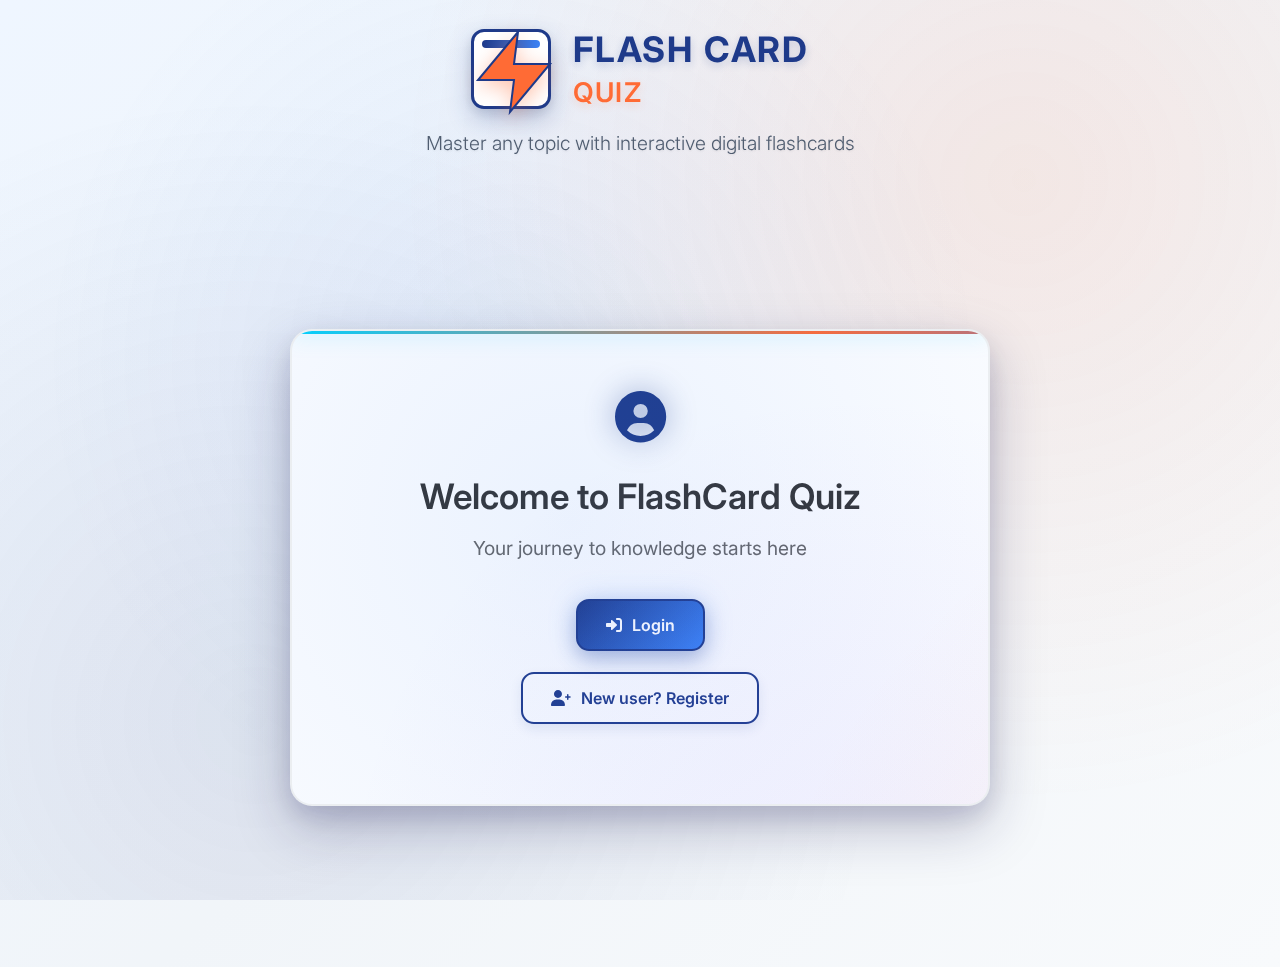
<file: index.html>
<!DOCTYPE html>
<html lang="en">
<head>
    <meta charset="UTF-8">
    <meta name="viewport" content="width=device-width, initial-scale=1.0">
    <title>Flashcard Quiz Game</title>
    <link rel="stylesheet" href="styles.css">
    <link href="https://fonts.googleapis.com/css2?family=Inter:wght@300;400;500;600;700&display=swap" rel="stylesheet">
    <link rel="stylesheet" href="https://cdnjs.cloudflare.com/ajax/libs/font-awesome/6.0.0/css/all.min.css">
</head>
<body>
    <div class="container">
        <header class="header">
            <div class="logo-container">
                <div class="logo">
                    <div class="flashcard-outline">
                        <div class="flashcard-header"></div>
                        <div class="lightning-bolt">
                            <svg viewBox="0 0 24 24" fill="none" xmlns="http://www.w3.org/2000/svg">
                                <path d="M13 2L3 14h9l-1 8 10-12h-9l1-8z" fill="#FF6B35" stroke="#1E3A8A" stroke-width="0.5"/>
                            </svg>
                        </div>
                    </div>
                </div>
                <div class="brand-text">
                    <h1>FLASH CARD</h1>
                    <h2>QUIZ</h2>
                </div>
            </div>
            <p class="tagline">Master any topic with interactive digital flashcards</p>
        </header>

        <main class="main-content">
            <!-- Login Screen -->
            <div id="login-screen" class="screen active">
                <div class="welcome-content">
                    <div class="welcome-card">
                        <div class="welcome-header">
                            <div class="welcome-icon">
                                <i class="fas fa-user-circle"></i>
                            </div>
                            <h2>Welcome to FlashCard Quiz</h2>
                            <p>Your journey to knowledge starts here</p>
                        </div>

                        <div id="login-choice-buttons" class="welcome-buttons" style="margin-bottom:1rem; display:flex; flex-direction:column; align-items:center; justify-content:center; gap:0.75rem;">
                            <button class="btn btn-primary" onclick="showLoginForm()">
                                <i class="fas fa-sign-in-alt"></i> Login
                            </button>
                            <button class="btn btn-outline" onclick="showRegisterForm()">
                                <i class="fas fa-user-plus"></i> New user? Register
                            </button>
                        </div>

                        <div class="forms-grid" style="display:none;">
                            <div class="deck-form" id="login-form" style="display:none;">
                                <h3 style="margin-bottom:10px;">Login</h3>
                                <div class="form-group">
                                    <label for="login-username">Username:</label>
                                    <input type="text" id="login-username" placeholder="Enter your username" autocomplete="off">
                                </div>
                                <div class="form-group">
                                    <label for="login-password">Password:</label>
                                    <input type="password" id="login-password" placeholder="Enter your password" autocomplete="off">
                                </div>
                                <p id="login-error" class="form-error" style="display:none;"></p>
                                <div class="welcome-buttons" style="margin-top:0.5rem; display:flex; gap:0.5rem; justify-content:center;">
                                    <button class="btn btn-secondary" onclick="backToLoginChoice()">
                                        <i class="fas fa-arrow-left"></i> Back
                                    </button>
                                    <button class="btn btn-primary" onclick="handleLogin()">
                                        <i class="fas fa-sign-in-alt"></i> Login
                                    </button>
                                </div>
                                <div class="welcome-buttons" style="margin-top:0.5rem; justify-content:center;">
                                    <button class="btn btn-outline" onclick="showResetForm()">
                                        <i class="fas fa-key"></i> Forgot password?
                                    </button>
                                </div>
                            </div>

                            <div class="deck-form" id="reset-form" style="display:none;">
                                <h3 style="margin-bottom:10px;">Reset Password</h3>
                                <div class="form-group">
                                    <label for="reset-username">Username:</label>
                                    <input type="text" id="reset-username" placeholder="Enter your username" autocomplete="off">
                                </div>
                                <div class="form-group">
                                    <label for="reset-password">New Password:</label>
                                    <input type="password" id="reset-password" placeholder="Enter a new password" autocomplete="off">
                                </div>
                                <div class="form-group">
                                    <label for="reset-confirm">Confirm New Password:</label>
                                    <input type="password" id="reset-confirm" placeholder="Re-enter new password" autocomplete="off">
                                </div>
                                <p id="reset-error" class="form-error" style="display:none;"></p>
                                <div class="welcome-buttons" style="margin-top:0.5rem; display:flex; gap:0.5rem; justify-content:center;">
                                    <button class="btn btn-secondary" onclick="backToLoginChoice()">
                                        <i class="fas fa-arrow-left"></i> Back
                                    </button>
                                    <button class="btn btn-outline" onclick="handleResetRequest()">
                                        <i class="fas fa-paper-plane"></i> Submit Reset Request
                                    </button>
                                </div>
                            </div>

                            <div class="deck-form" id="register-form" style="display:none;">
                                <h3 style="margin-bottom:10px;">New user registration</h3>
                                <div class="form-group">
                                    <label for="reg-username">Username:</label>
                                    <input type="text" id="reg-username" placeholder="Create a username" autocomplete="off">
                                </div>
                                <div class="form-group">
                                    <label for="reg-password">Password:</label>
                                    <input type="password" id="reg-password" placeholder="Create a password" autocomplete="off">
                                </div>
                                <div class="form-group">
                                    <label for="reg-confirm">Confirm Password:</label>
                                    <input type="password" id="reg-confirm" placeholder="Re-enter your password" autocomplete="off">
                                </div>
                                <p id="register-error" class="form-error" style="display:none;"></p>
                                <div class="welcome-buttons" style="margin-top:0.5rem; display:flex; gap:0.5rem; justify-content:center;">
                                    <button class="btn btn-secondary" onclick="backToLoginChoice()">
                                        <i class="fas fa-arrow-left"></i> Back
                                    </button>
                                    <button class="btn btn-outline" onclick="handleRegisterRequest()">
                                        <i class="fas fa-paper-plane"></i> Submit Request
                                    </button>
                                </div>
                            </div>
                        </div>
                    </div>
                </div>
            </div>

            <!-- Welcome Screen -->
            <div id="welcome-screen" class="screen">
                <div class="welcome-content">
                    <div class="welcome-card">
                        <h2>Welcome to Flashcard Quiz!</h2>
                        <p id="user-greeting" style="display:none; font-weight:600;">Welcome, <span id="user-greeting-name"></span>!</p>
                        <p>Create your own flashcards or choose from available decks to start studying.</p>
                        
                        <div class="deck-selection">
                            <h3>Available Decks</h3>
                            <div class="deck-list" id="deck-list">
                                <div class="deck-item sample-deck" onclick="loadSampleDeck()">
                                    <div class="deck-info">
                                        <h4><i class="fas fa-star"></i> Sample Deck</h4>
                                        <p>Study the provided passage about Elon Musk</p>
                                    </div>
                                    <button class="btn btn-secondary">
                                        <i class="fas fa-play"></i> Study
                                    </button>
                                </div>
                                <div class="deck-item" onclick="loadPrebuiltDeck('gk')">
                                    <div class="deck-info">
                                        <h4><i class="fas fa-globe"></i> General Knowledge</h4>
                                        <p>Prebuilt multiple-choice questions across various topics</p>
                                    </div>
                                    <button class="btn btn-secondary">
                                        <i class="fas fa-play"></i> Study
                                    </button>
                                </div>
                                <div class="deck-item" onclick="loadPrebuiltDeck('ai')">
                                    <div class="deck-info">
                                        <h4><i class="fas fa-robot"></i> Artificial Intelligence</h4>
                                        <p>Prebuilt MCQs on AI fundamentals and concepts</p>
                                    </div>
                                    <button class="btn btn-secondary">
                                        <i class="fas fa-play"></i> Study
                                    </button>
                                </div>
                                <!-- Saved decks will be loaded here -->
                            </div>
                        </div>
                        
                        <div class="welcome-buttons">
                            <button class="btn btn-primary" onclick="showScreen('create-screen')">
                                <i class="fas fa-plus"></i> Create New Deck
                            </button>
                            <button class="btn btn-secondary" onclick="handleLogout()">
                                <i class="fas fa-sign-out-alt"></i> Logout
                            </button>
                        </div>
                    </div>
                </div>
            </div>

            <!-- Login History Screen -->
            <div id="history-screen" class="screen">
                <div class="welcome-content">
                    <div class="welcome-card">
                        <h2><i class="fas fa-history"></i> Login History</h2>
                        <p>Recent login entries are listed below.</p>
                        <div id="login-history-list"></div>
                        <div class="welcome-buttons" style="margin-top:1rem;">
                            <button class="btn btn-secondary" onclick="showScreen('welcome-screen')">
                                <i class="fas fa-arrow-left"></i> Back
                            </button>
                            <button class="btn btn-outline" onclick="clearLoginHistory()">
                                <i class="fas fa-trash"></i> Clear History
                            </button>
                        </div>
                    </div>
                </div>
            </div>

            <!-- User Requests Screen -->
            <div id="requests-screen" class="screen">
                <div class="welcome-content">
                    <div class="welcome-card">
                        <h2><i class="fas fa-user-check"></i> Registration Requests</h2>
                        <p>Approve or reject new user registrations.</p>
                        <div id="requests-list"></div>
                        <div class="welcome-buttons" style="margin-top:1rem;">
                            <button class="btn btn-secondary" onclick="showScreen('welcome-screen')">
                                <i class="fas fa-arrow-left"></i> Back
                            </button>
                            <button class="btn btn-outline" onclick="clearRequests()">
                                <i class="fas fa-trash"></i> Clear All Requests
                            </button>
                        </div>
                    </div>
                </div>
            </div>

            <!-- Create Flashcard Screen -->
            <div id="create-screen" class="screen">
                <div class="create-content">
                    <h2><i class="fas fa-edit"></i> Create Your Flashcard Deck</h2>
                    <div class="deck-form">
                        <div class="form-group">
                            <label for="deck-title">Deck Title:</label>
                            <input type="text" id="deck-title" placeholder="Enter deck title (e.g., 'Math Formulas')" required>
                        </div>
                        <div class="form-group">
                            <label for="deck-description">Description:</label>
                            <textarea id="deck-description" placeholder="Describe your deck (optional)"></textarea>
                        </div>
                    </div>
                    
                    <div class="flashcards-container">
                        <h3>Flashcards</h3>
                        <div id="flashcards-list"></div>
                        <button class="btn btn-outline" onclick="addFlashcard()">
                            <i class="fas fa-plus"></i> Add Flashcard
                        </button>
                    </div>

                    <div class="action-buttons">
                        <button class="btn btn-secondary" onclick="showScreen('welcome-screen')">
                            <i class="fas fa-arrow-left"></i> Back
                        </button>
                        <button class="btn btn-primary" onclick="saveDeck()">
                            <i class="fas fa-save"></i> Save Deck
                        </button>
                    </div>
                </div>
            </div>

            <!-- Study Screen -->
            <div id="study-screen" class="screen">
                <div class="study-content">
                    <div class="study-header">
                        <h2 id="study-deck-title">Studying: <span id="current-deck-name"></span></h2>
                        <div class="progress-info">
                            <span id="progress-text">Card 1 of 5</span>
                            <div class="progress-bar">
                                <div id="progress-fill" class="progress-fill"></div>
                            </div>
                        </div>
                    </div>

                    <div class="flashcard-container">
                        <div class="flashcard" id="current-card">
                            <div class="card-front">
                                <h3 id="card-question">Question goes here</h3>
                            </div>
                            <div class="card-back hidden">
                                <h3 id="card-answer">Answer goes here</h3>
                            </div>
                        </div>
                    </div>

                    <!-- Removed study-controls (Previous/Next) -->

                    <div class="study-actions">
                        <button class="btn btn-outline" onclick="showScreen('welcome-screen')">
                            <i class="fas fa-home"></i> Back to Home
                        </button>
                        <button class="btn btn-primary" onclick="startQuiz()">
                            <i class="fas fa-question-circle"></i> Start Quiz
                        </button>
                    </div>
                </div>
            </div>

            <!-- Quiz Screen -->
            <div id="quiz-screen" class="screen">
                <div class="quiz-content">
                    <div class="quiz-header">
                        <h2>Quiz Mode</h2>
                        <div class="quiz-info">
                            <span id="quiz-progress">Question 1 of 5</span>
                            <span id="quiz-score">Score: 0/0</span>
                        </div>
                    </div>

                    <div class="quiz-question">
                        <h3 id="quiz-question-text">Question goes here</h3>
                        <div class="quiz-options" id="quiz-options">
                            <!-- Options will be generated here -->
                        </div>
                    </div>

                    <div class="quiz-feedback hidden" id="quiz-feedback">
                        <div class="feedback-content">
                            <i class="feedback-icon" id="feedback-icon"></i>
                            <h4 id="feedback-text">Correct!</h4>
                            <p id="feedback-explanation">Great job!</p>
                        </div>
                    </div>

                    <div class="quiz-controls">
                        <button class="btn btn-secondary" onclick="showScreen('study-screen')">
                            <i class="fas fa-arrow-left"></i> Back to Study
                        </button>
                        <button class="btn btn-primary hidden" id="next-question-btn" onclick="nextQuestion()">
                            Next Question <i class="fas fa-chevron-right"></i>
                        </button>
                        <button class="btn btn-success hidden" id="finish-quiz-btn" onclick="finishQuiz()">
                            <i class="fas fa-trophy"></i> Finish Quiz
                        </button>
                    </div>
                </div>
            </div>

            <!-- Results Screen -->
            <div id="results-screen" class="screen">
                <div class="results-content">
                    <div class="results-card">
                        <div class="results-header">
                            <i class="fas fa-trophy results-icon"></i>
                            <h2>Quiz Complete!</h2>
                        </div>
                        <div class="results-stats">
                            <div class="stat">
                                <span class="stat-label">Score</span>
                                <span class="stat-value" id="final-score">8/10</span>
                            </div>
                            <div class="stat">
                                <span class="stat-label">Percentage</span>
                                <span class="stat-value" id="final-percentage">80%</span>
                            </div>
                            <div class="stat">
                                <span class="stat-label">Time</span>
                                <span class="stat-value" id="final-time">2:30</span>
                            </div>
                        </div>
                        <div class="results-message" id="results-message">
                            Great job! You're making excellent progress.
                        </div>
                        <div class="results-actions">
                            <button class="btn btn-secondary" onclick="showScreen('study-screen')">
                                <i class="fas fa-redo"></i> Study Again
                            </button>
                            <button class="btn btn-primary" onclick="showScreen('welcome-screen')">
                                <i class="fas fa-home"></i> Back to Home
                            </button>
                        </div>
                    </div>
                </div>
            </div>
        </main>
    </div>

    <script src="script.js"></script>
</body>
</html>
</file>
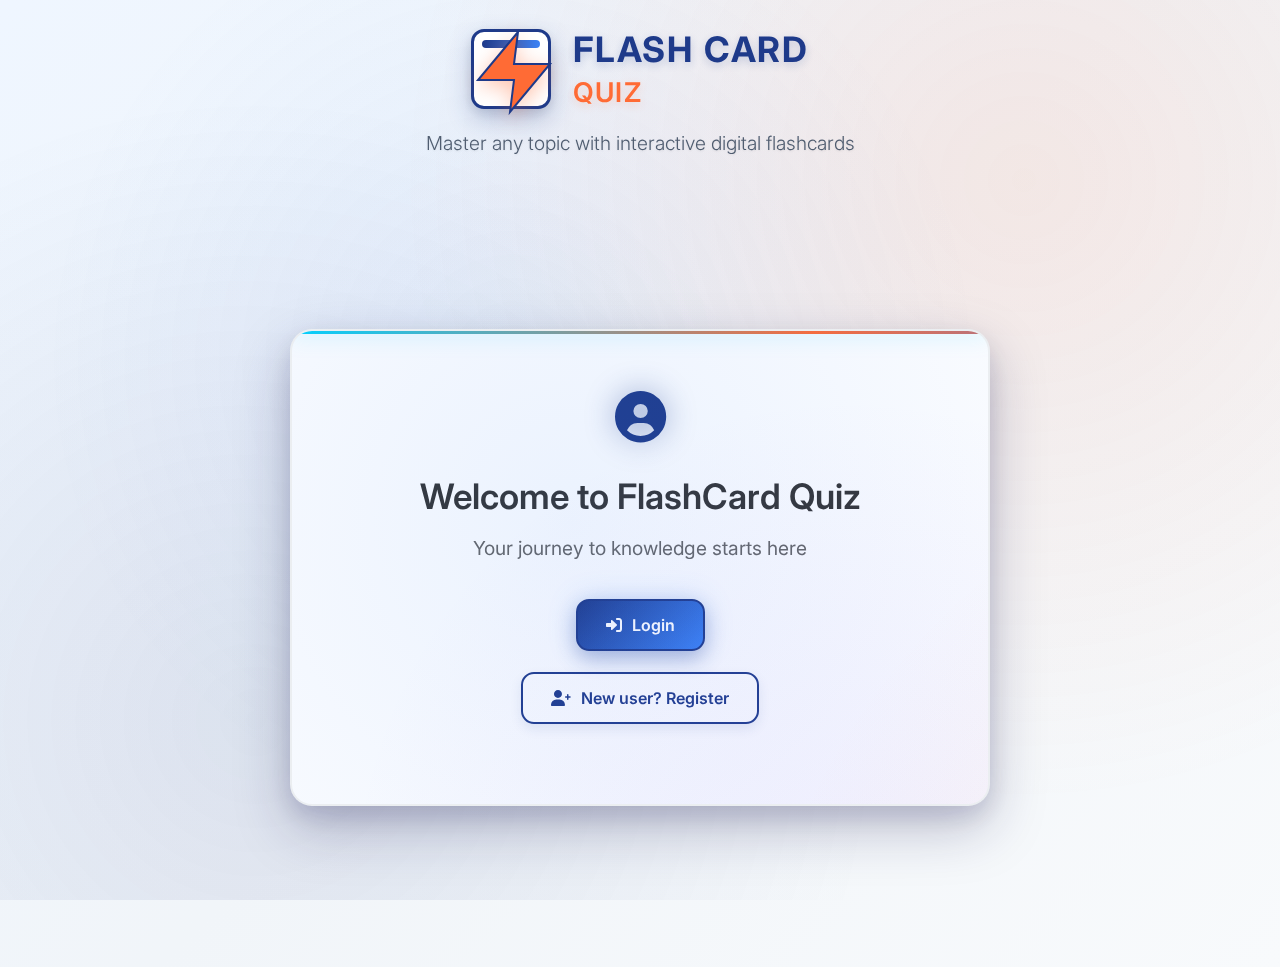
<file: active.html>
<!DOCTYPE html>
<html lang="en">
<head>
    <meta charset="UTF-8">
    <meta name="viewport" content="width=device-width, initial-scale=1.0">
    <title>Active Users</title>
    <link rel="stylesheet" href="styles.css">
    <link href="https://fonts.googleapis.com/css2?family=Inter:wght@300;400;500;600;700&display=swap" rel="stylesheet">
    <link rel="stylesheet" href="https://cdnjs.cloudflare.com/ajax/libs/font-awesome/6.0.0/css/all.min.css">
</head>
<body>
    <div class="container">
        <header class="header">
            <h1><i class="fas fa-users"></i> Active Users</h1>
            <p>Users recently active in the last 5 minutes</p>
        </header>
        <main class="main-content">
            <div class="welcome-content">
                <div class="welcome-card" style="max-width:800px;">
                    <div id="active-list">Loading...</div>
                    <div class="welcome-buttons" style="margin-top:1rem; display:flex; gap:0.5rem;">
                        <button class="btn btn-outline" id="refresh-btn"><i class="fas fa-sync"></i> Refresh</button>
                    </div>
                </div>
            </div>
        </main>
    </div>
    <script>
    (function(){
        const ADMIN_PIN = '1234';
        const pin = (prompt('Enter admin PIN:') || '').trim();
        if (pin !== ADMIN_PIN) {
            alert('Incorrect PIN');
            window.location.href = 'index.html';
            return;
        }
        const listEl = document.getElementById('active-list');
        function getActive(){ try { return JSON.parse(localStorage.getItem('fc_active_users')||'{}'); } catch { return {}; } }
        function render(){
            const map = getActive();
            const now = Date.now();
            const entries = Object.keys(map).filter(name => (now - (map[name]?.lastSeen||0)) <= 5*60*1000)
                .map(name => ({ name, ts: map[name].lastSeen }));
            if (!entries.length){ listEl.innerHTML = '<p>No active users right now.</p>'; return; }
            listEl.innerHTML = entries.map(e => {
                const t = new Date(e.ts).toLocaleString();
                return `<div class=\"deck-item\"><div class=\"deck-info\"><h4>${e.name}</h4><p>Last seen: ${t}</p></div><div class=\"deck-actions\"><button class=\"btn btn-danger\" data-del=\"${e.name}\"><i class=\"fas fa-user-slash\"></i> Remove</button></div></div>`;
            }).join('');
        }
        listEl.addEventListener('click', function(e){
            const del = e.target.closest('[data-del]')?.getAttribute('data-del');
            if (!del) return;
            if (!confirm(`Remove user \"${del}\" from system?`)) return;
            try {
                const USERS_KEY = 'fc_users_map';
                const users = JSON.parse(localStorage.getItem(USERS_KEY)||'{}');
                delete users[del];
                localStorage.setItem(USERS_KEY, JSON.stringify(users));
                const ACTIVE_KEY = 'fc_active_users';
                const act = JSON.parse(localStorage.getItem(ACTIVE_KEY)||'{}');
                delete act[del];
                localStorage.setItem(ACTIVE_KEY, JSON.stringify(act));
                alert('User removed.');
                render();
            } catch {}
        });
        document.getElementById('refresh-btn').onclick = render;
        render();
    })();
    </script>
</body>
</html>
</file>
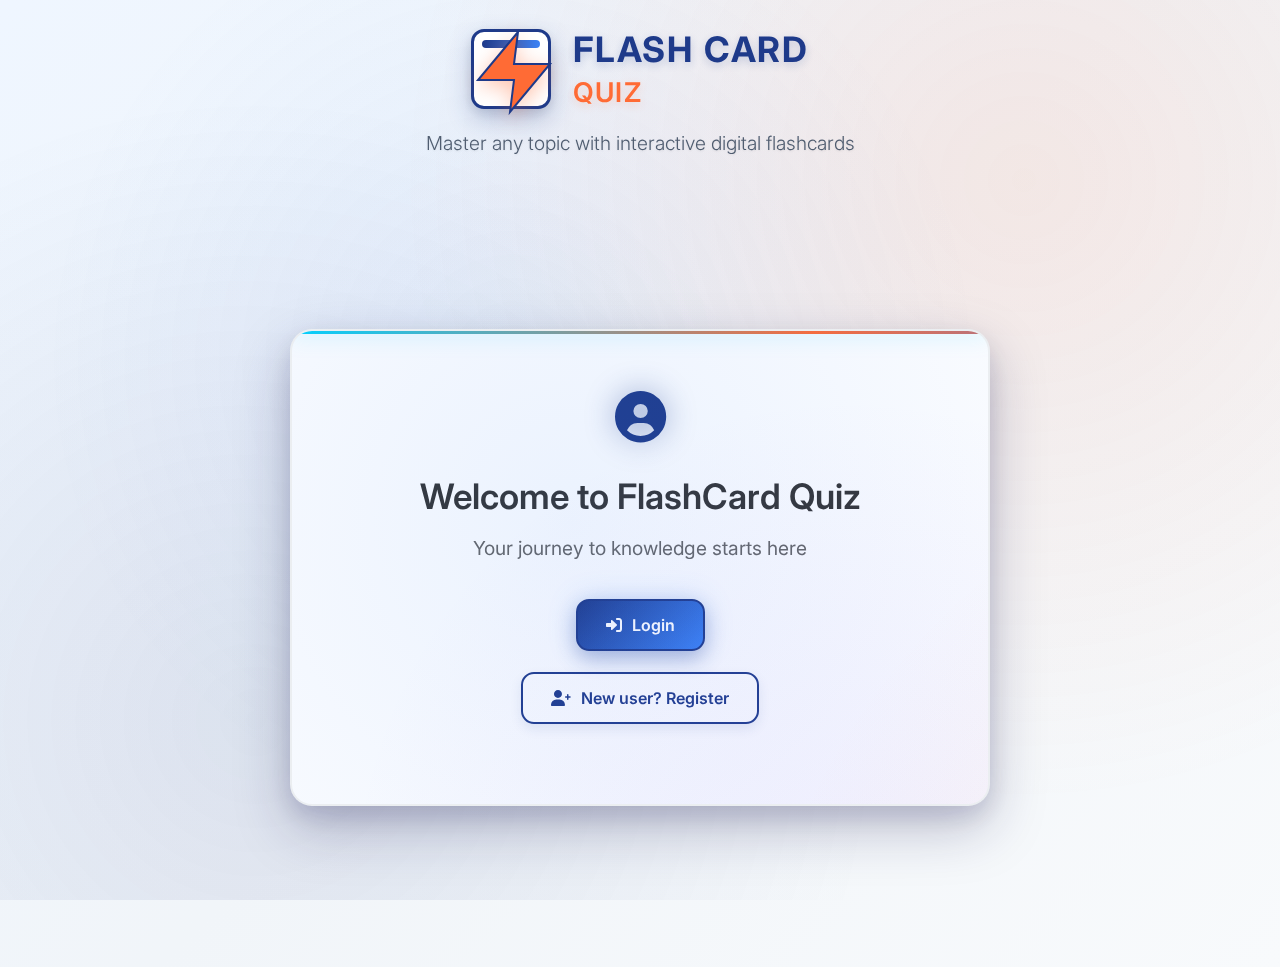
<file: history.html>
<!DOCTYPE html>
<html lang="en">
<head>
    <meta charset="UTF-8">
    <meta name="viewport" content="width=device-width, initial-scale=1.0">
    <title>Login History</title>
    <link rel="stylesheet" href="styles.css">
    <link href="https://fonts.googleapis.com/css2?family=Inter:wght@300;400;500;600;700&display=swap" rel="stylesheet">
    <link rel="stylesheet" href="https://cdnjs.cloudflare.com/ajax/libs/font-awesome/6.0.0/css/all.min.css">
</head>
<body>
    <div class="container">
        <header class="header">
            <h1><i class="fas fa-history"></i> Login History</h1>
            <p>Recent login activity</p>
        </header>
        <main class="main-content">
            <div class="welcome-content">
                <div class="welcome-card" style="max-width:800px;">
                    <div id="login-history-list">Loading...</div>
                    <div class="welcome-buttons" style="margin-top:1rem; display:flex; gap:0.5rem;">
                        <button class="btn btn-outline" id="clear-btn"><i class="fas fa-trash"></i> Clear History</button>
                    </div>
                </div>
            </div>
        </main>
    </div>
    <script>
    (function(){
        const ADMIN_PIN = '1234';
        const pin = (prompt('Enter admin PIN:') || '').trim();
        if (pin !== ADMIN_PIN) {
            alert('Incorrect PIN');
            window.location.href = 'index.html';
            return;
        }
        const listEl = document.getElementById('login-history-list');
        function getHistory(){
            try { return JSON.parse(localStorage.getItem('fc_login_history')||'[]'); } catch { return []; }
        }
        function render(){
            const rows = getHistory();
            if (!rows.length){ listEl.innerHTML = '<p>No login entries yet.</p>'; return; }
            const html = rows.map(e => {
                const ts = new Date(e.ts).toLocaleString();
                const who = e.name || 'User';
                return `<div class=\"deck-item\"><div class=\"deck-info\"><h4>${who}</h4><p>${ts}</p></div><div class=\"deck-actions\"><button class=\"btn btn-danger\" data-del=\"${who}\"><i class=\"fas fa-user-slash\"></i> Remove User</button></div></div>`;
            }).join('');
            listEl.innerHTML = html;
        }
        listEl.addEventListener('click', function(e){
            const del = e.target.closest('[data-del]')?.getAttribute('data-del');
            if (!del) return;
            if (!confirm(`Remove user \"${del}\" from system?`)) return;
            try {
                const USERS_KEY = 'fc_users_map';
                const users = JSON.parse(localStorage.getItem(USERS_KEY)||'{}');
                delete users[del];
                localStorage.setItem(USERS_KEY, JSON.stringify(users));
                const ACTIVE_KEY = 'fc_active_users';
                const act = JSON.parse(localStorage.getItem(ACTIVE_KEY)||'{}');
                delete act[del];
                localStorage.setItem(ACTIVE_KEY, JSON.stringify(act));
                alert('User removed.');
            } catch {}
        });
        document.getElementById('clear-btn').onclick = function(){
            if (confirm('Clear all login history?')){
                localStorage.removeItem('fc_login_history');
                render();
            }
        };
        render();
    })();
    </script>
</body>
<script></script>
</html>
</file>
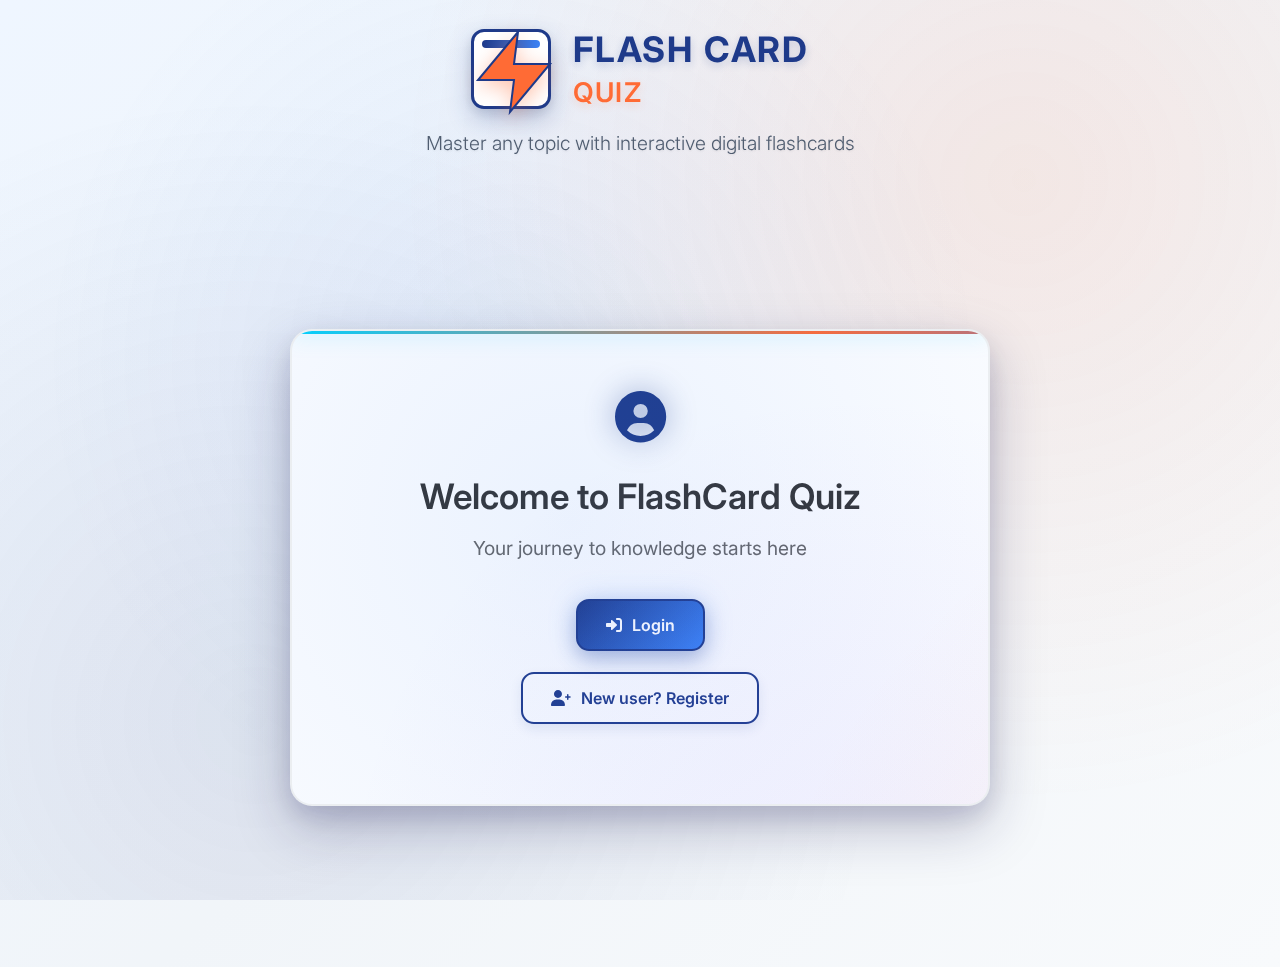
<file: requests.html>
<!DOCTYPE html>
<html lang="en">
<head>
    <meta charset="UTF-8">
    <meta name="viewport" content="width=device-width, initial-scale=1.0">
    <title>User Requests</title>
    <link rel="stylesheet" href="styles.css">
    <link href="https://fonts.googleapis.com/css2?family=Inter:wght@300;400;500;600;700&display=swap" rel="stylesheet">
    <link rel="stylesheet" href="https://cdnjs.cloudflare.com/ajax/libs/font-awesome/6.0.0/css/all.min.css">
</head>
<body>
    <div class="container">
        <header class="header">
            <h1><i class="fas fa-user-check"></i> Registration Requests</h1>
            <p>Approve or reject new user registrations</p>
        </header>
        <main class="main-content">
            <div class="welcome-content">
                <div class="welcome-card" style="max-width:800px;">
                    <div id="requests-list">Loading...</div>
                    <div class="welcome-buttons" style="margin-top:1rem; display:flex; gap:0.5rem;">
                        <button class="btn btn-outline" id="clear-btn"><i class="fas fa-trash"></i> Clear All Requests</button>
                    </div>
                </div>
            </div>
        </main>
    </div>
    <script>
    (function(){
        const ADMIN_PIN = '1234';
        const pin = (prompt('Enter admin PIN:') || '').trim();
        if (pin !== ADMIN_PIN) {
            alert('Incorrect PIN');
            window.location.href = 'index.html';
            return;
        }
        const REQ_KEY = 'fc_reg_requests';
        const USERS_KEY = 'fc_users_map';
        const listEl = document.getElementById('requests-list');
        function getRequests(){ try { return JSON.parse(localStorage.getItem(REQ_KEY)||'[]'); } catch { return []; } }
        function setRequests(v){ localStorage.setItem(REQ_KEY, JSON.stringify(v)); }
        function getUsers(){ try { return JSON.parse(localStorage.getItem(USERS_KEY)||'{}'); } catch { return {}; } }
        function setUsers(v){ localStorage.setItem(USERS_KEY, JSON.stringify(v)); }
        function render(){
            const rows = getRequests();
            if (!rows.length){ listEl.innerHTML = '<p>No pending requests.</p>'; return; }
            listEl.innerHTML = rows.map((r, idx) => {
                const ts = new Date(r.ts).toLocaleString();
                const kind = r.type === 'reset' ? 'Reset' : 'Register';
                return `<div class=\"deck-item\"><div class=\"deck-info\"><h4>${r.name}</h4><p>${ts} • ${kind}</p></div><div class=\"deck-actions\"><button class=\"btn btn-primary\" data-approve=${idx}><i class=\"fas fa-check\"></i> Approve</button><button class=\"btn btn-danger\" data-reject=${idx}><i class=\"fas fa-times\"></i> Reject</button></div></div>`;
            }).join('');
        }
        listEl.addEventListener('click', function(e){
            const approveIdx = e.target.closest('[data-approve]')?.getAttribute('data-approve');
            const rejectIdx = e.target.closest('[data-reject]')?.getAttribute('data-reject');
            if (approveIdx !== null && approveIdx !== undefined){
                const reqs = getRequests();
                const r = reqs[approveIdx];
                if (!r) return;
                const users = getUsers();
                if (r.type === 'reset') {
                    if (users[r.name]) { users[r.name].password = r.password; }
                } else {
                    if (!users[r.name]) users[r.name] = { password: r.password };
                }
                setUsers(users);
                reqs.splice(approveIdx,1);
                setRequests(reqs);
                render();
                alert(r.type === 'reset' ? 'Password reset approved.' : 'User registration approved.');
            }
            if (rejectIdx !== null && rejectIdx !== undefined){
                const reqs = getRequests();
                reqs.splice(rejectIdx,1);
                setRequests(reqs);
                render();
            }
        });
        document.getElementById('clear-btn').onclick = function(){
            if (confirm('Clear all requests?')){ localStorage.removeItem(REQ_KEY); render(); }
        };
        render();
    })();
    </script>
</body>
</html>
</file>
<file: styles.css>
/* Reset and Base Styles */
* {
    margin: 0;
    padding: 0;
    box-sizing: border-box;
}

body {
    font-family: 'Inter', sans-serif;
    background: linear-gradient(135deg, #EFF6FF 0%, #F1F5F9 50%, #F8FAFC 100%);
    min-height: 100vh;
    color: #333;
    line-height: 1.4;
    position: relative;
    overflow-x: hidden;
}

body::before {
    content: '';
    position: fixed;
    top: 0;
    left: 0;
    width: 100%;
    height: 100%;
    background: radial-gradient(circle at 20% 80%, rgba(30, 58, 138, 0.1) 0%, transparent 50%),
                radial-gradient(circle at 80% 20%, rgba(255, 107, 53, 0.1) 0%, transparent 50%),
                radial-gradient(circle at 40% 40%, rgba(59, 130, 246, 0.08) 0%, transparent 50%);
    pointer-events: none;
    z-index: -1;
}

.container {
    max-width: 1200px;
    margin: 0 auto;
    padding: 25px;
    min-height: 100vh;
    display: flex;
    flex-direction: column;
}

/* Header with Logo */
.header {
    text-align: center;
    margin-bottom: 35px;
    color: #1E3A8A;
}

.logo-container {
    display: flex;
    align-items: center;
    justify-content: center;
    gap: 22px;
    margin-bottom: 18px;
}

.logo {
    position: relative;
    width: 80px;
    height: 80px;
}

.flashcard-outline {
    position: relative;
    width: 100%;
    height: 100%;
    border: 3px solid #1E3A8A;
    border-radius: 13px;
    background: white;
    box-shadow: 0 10px 25px rgba(30, 58, 138, 0.25), 0 4px 12px rgba(0, 0, 0, 0.1);
}

.flashcard-header {
    position: absolute;
    top: 8px;
    left: 8px;
    right: 8px;
    height: 8px;
    background: linear-gradient(90deg, #1E3A8A, #3B82F6);
    border-radius: 4px;
}

.lightning-bolt {
    position: absolute;
    top: -8px;
    left: -8px;
    width: 96px;
    height: 96px;
    z-index: 2;
}

.lightning-bolt svg {
    width: 100%;
    height: 100%;
    filter: drop-shadow(0 5px 10px rgba(255, 107, 53, 0.4));
    animation: lightning-glow 2s ease-in-out infinite alternate;
}

@keyframes lightning-glow {
    0% { filter: drop-shadow(0 5px 10px rgba(255, 107, 53, 0.4)); }
    100% { filter: drop-shadow(0 5px 18px rgba(255, 107, 53, 0.6)); }
}

.brand-text {
    text-align: left;
}

.brand-text h1 {
    font-size: 2.2rem;
    font-weight: 700;
    color: #1E3A8A;
    margin: 0;
    text-shadow: 0 3px 8px rgba(30, 58, 138, 0.2);
    letter-spacing: 1.8px;
}

.brand-text h2 {
    font-size: 1.7rem;
    font-weight: 600;
    color: #FF6B35;
    margin: 0;
    text-shadow: 0 3px 8px rgba(255, 107, 53, 0.2);
    letter-spacing: 1.2px;
}

.tagline {
    font-size: 1.2rem;
    opacity: 0.95;
    font-weight: 300;
    color: #475569;
    text-shadow: 0 1px 3px rgba(0,0,0,0.1);
}

/* Main Content */
.main-content {
    flex: 1;
    display: flex;
    align-items: center;
    justify-content: center;
    min-height: calc(100vh - 150px);
}

/* Screen Management */
.screen {
    display: none;
    width: 100%;
    max-width: 900px;
    animation: fadeIn 0.3s ease-in-out;
}

.screen.active {
    display: block;
}

@keyframes fadeIn {
    from { opacity: 0; transform: translateY(22px); }
    to { opacity: 1; transform: translateY(0); }
}

/* Cards and Panels (medium-large theme with modern lighting effects) */
.welcome-card,
.create-content,
.study-content,
.quiz-content,
.results-card {
    background: white;
    border-radius: 20px;
    padding: 40px;
    box-shadow: 0 20px 40px rgba(0,0,0,0.1);
    border: 2px solid #e9ecef;
    position: relative;
    overflow: hidden;
    max-height: 88vh;
    overflow-y: auto;
}

/* Modern neon lighting effects */
.welcome-card::before,
.create-content::before,
.study-content::before,
.quiz-content::before,
.results-card::before {
    content: '';
    position: absolute;
    top: 0;
    left: 0;
    right: 0;
    height: 3px;
    background: linear-gradient(90deg, 
        #00d4ff 0%, 
        #ff6b35 25%, 
        #3b82f6 50%, 
        #8b5cf6 75%, 
        #00d4ff 100%);
    background-size: 300% 100%;
    animation: neonFlow 4s ease-in-out infinite;
    box-shadow: 0 0 20px rgba(0, 212, 255, 0.5);
}

@keyframes neonFlow {
    0% { background-position: 0% 50%; }
    50% { background-position: 100% 50%; }
    100% { background-position: 0% 50%; }
}

/* Particle glow effects */
.welcome-card::after,
.create-content::after,
.study-content::after,
.quiz-content::after,
.results-card::after {
    content: '';
    position: absolute;
    top: 0;
    left: 0;
    width: 100%;
    height: 100%;
    background: 
        radial-gradient(circle at 20% 20%, rgba(59, 130, 246, 0.1) 0%, transparent 50%),
        radial-gradient(circle at 80% 80%, rgba(255, 107, 53, 0.1) 0%, transparent 50%),
        radial-gradient(circle at 40% 60%, rgba(139, 92, 246, 0.08) 0%, transparent 50%);
    background-size: 200% 200%;
    animation: particleFloat 6s ease-in-out infinite;
    pointer-events: none;
    z-index: 1;
}

@keyframes particleFloat {
    0%, 100% { 
        background-position: 0% 0%;
        opacity: 0.3;
    }
    25% { 
        background-position: 100% 0%;
        opacity: 0.6;
    }
    50% { 
        background-position: 100% 100%;
        opacity: 0.4;
    }
    75% { 
        background-position: 0% 100%;
        opacity: 0.7;
    }
}

.welcome-content { 
    text-align: center; 
    position: relative;
    z-index: 2;
}

.welcome-header {
    margin-bottom: 30px;
}

.welcome-icon {
    font-size: 3.2rem;
    color: #1E3A8A;
    margin-bottom: 18px;
    animation: iconGlow 3s ease-in-out infinite;
    text-shadow: 0 0 30px rgba(30, 58, 138, 0.4);
}

@keyframes iconGlow {
    0%, 100% { 
        text-shadow: 0 0 30px rgba(30, 58, 138, 0.4);
        transform: scale(1);
    }
    50% { 
        text-shadow: 0 0 50px rgba(30, 58, 138, 0.8), 0 0 70px rgba(59, 130, 246, 0.6);
        transform: scale(1.05);
    }
}

.welcome-card h2 { 
    font-size: 2rem; 
    margin-bottom: 12px; 
    color: #1E3A8A;
    font-weight: 600;
}

.welcome-card p { 
    font-size: 1.2rem; 
    color: #6B7280; 
    margin-bottom: 30px; 
}

/* Buttons */
.btn {
    padding: 14px 28px;
    border: none;
    border-radius: 13px;
    font-size: 1rem;
    font-weight: 600;
    cursor: pointer;
    transition: all 0.3s ease;
    display: inline-flex;
    align-items: center;
    gap: 10px;
    text-decoration: none;
    font-family: inherit;
    position: relative;
    overflow: hidden;
}

.btn::before {
    content: '';
    position: absolute;
    top: 0;
    left: -100%;
    width: 100%;
    height: 100%;
    background: linear-gradient(90deg, transparent, rgba(255,255,255,0.3), transparent);
    transition: left 0.6s ease;
}

.btn:hover::before {
    left: 100%;
}

/* Modern button glow effects */
.btn::after {
    content: '';
    position: absolute;
    top: 0;
    left: 0;
    width: 100%;
    height: 100%;
    background: radial-gradient(circle at center, rgba(255,255,255,0.2) 0%, transparent 70%);
    opacity: 0;
    transition: opacity 0.3s ease;
    pointer-events: none;
}

.btn:hover::after {
    opacity: 1;
}

.btn-primary { 
    background: linear-gradient(135deg, #1E3A8A 0%, #3B82F6 100%); 
    color: white; 
    box-shadow: 0 8px 20px rgba(30, 58, 138, 0.3), 0 0 30px rgba(59, 130, 246, 0.2);
    border: 2px solid #1E3A8A;
}

.btn-primary:hover { 
    transform: translateY(-3px); 
    box-shadow: 0 12px 25px rgba(30, 58, 138, 0.4), 0 0 40px rgba(59, 130, 246, 0.4);
    background: linear-gradient(135deg, #1E40AF 0%, #2563EB 100%);
}

.btn-secondary { 
    background: #F8FAFC; 
    color: #1E3A8A; 
    border: 2px solid #E2E8F0;
    box-shadow: 0 5px 12px rgba(0,0,0,0.1);
}

.btn-secondary:hover { 
    background: #EFF6FF; 
    transform: translateY(-2px);
    border-color: #1E3A8A;
    box-shadow: 0 8px 20px rgba(30, 58, 138, 0.2), 0 0 20px rgba(59, 130, 246, 0.1);
}

.btn-outline { 
    background: transparent; 
    color: #1E3A8A; 
    border: 2px solid #1E3A8A;
    box-shadow: 0 5px 12px rgba(30, 58, 138, 0.1);
}

.btn-outline:hover { 
    background: linear-gradient(135deg, #1E3A8A 0%, #3B82F6 100%); 
    color: white; 
    transform: translateY(-2px);
    box-shadow: 0 8px 20px rgba(30, 58, 138, 0.3), 0 0 25px rgba(59, 130, 246, 0.2);
}

.btn-success { 
    background: linear-gradient(135deg, #059669 0%, #10B981 100%); 
    color: white; 
    box-shadow: 0 8px 20px rgba(5, 150, 105, 0.3), 0 0 30px rgba(16, 185, 129, 0.2);
    border: 2px solid #059669;
}

.btn-success:hover { 
    transform: translateY(-3px); 
    box-shadow: 0 12px 25px rgba(5, 150, 105, 0.4), 0 0 40px rgba(16, 185, 129, 0.4);
    background: linear-gradient(135deg, #047857 0%, #059669 100%);
}

.btn-danger { 
    background: linear-gradient(135deg, #DC2626 0%, #EF4444 100%); 
    color: white; 
    box-shadow: 0 8px 20px rgba(220, 38, 38, 0.3), 0 0 30px rgba(239, 68, 68, 0.2);
    border: 2px solid #DC2626;
}

.btn-danger:hover { 
    transform: translateY(-3px); 
    box-shadow: 0 12px 25px rgba(220, 38, 38, 0.4), 0 0 40px rgba(239, 68, 68, 0.4);
    background: linear-gradient(135deg, #B91C1C 0%, #DC2626 100%);
}

.btn-warning { 
    background: linear-gradient(135deg, #D97706 0%, #F59E0B 100%); 
    color: white; 
    box-shadow: 0 8px 20px rgba(217, 119, 6, 0.3), 0 0 30px rgba(245, 158, 11, 0.2);
    border: 2px solid #D97706;
}

.btn-warning:hover { 
    transform: translateY(-3px); 
    box-shadow: 0 12px 25px rgba(217, 119, 6, 0.4), 0 0 40px rgba(245, 158, 11, 0.4);
    background: linear-gradient(135deg, #B45309 0%, #D97706 100%);
}

/* Study Screen */
.study-header { text-align: center; margin-bottom: 30px; }
.study-header h2 { margin-bottom: 22px; color: #333; }

.progress-info { display: flex; flex-direction: column; align-items: center; gap: 12px; }
.progress-bar { width: 100%; max-width: 350px; height: 8px; background: #e9ecef; border-radius: 4px; overflow: hidden; }
.progress-fill { height: 100%; background: linear-gradient(135deg, #667eea 0%, #764ba2 100%); transition: width 0.3s ease; }

/* Minimal 3D for flashcard with modern lighting effects */
.flashcard-container { display: flex; justify-content: center; margin-bottom: 30px; perspective: 1000px; }
.flashcard {
    width: 100%;
    max-width: 600px;
    min-height: 300px;
    background: white;
    border-radius: 20px;
    box-shadow: 0 12px 30px rgba(0,0,0,0.12), 0 0 30px rgba(59, 130, 246, 0.15);
    border: 2px solid #e9ecef;
    overflow: hidden;
    transition: transform 180ms ease, box-shadow 180ms ease;
    transform-style: preserve-3d;
    position: relative;
}

.flashcard::before {
    content: '';
    position: absolute;
    top: 0;
    left: 0;
    right: 0;
    height: 3px;
    background: linear-gradient(90deg, 
        #00d4ff 0%, 
        #ff6b35 25%, 
        #3b82f6 50%, 
        #8b5cf6 75%, 
        #00d4ff 100%);
    background-size: 300% 100%;
    animation: neonFlow 4s ease-in-out infinite;
    box-shadow: 0 0 15px rgba(0, 212, 255, 0.4);
}

.flashcard:hover { 
    transform: rotateX(2deg) rotateY(-3deg) translateY(-3px); 
    box-shadow: 0 18px 40px rgba(0,0,0,0.16), 0 0 40px rgba(59, 130, 246, 0.25);
}

.card-front,
.card-back {
    padding: 35px;
    text-align: left;
    min-height: 300px;
    display: flex;
    flex-direction: column;
    justify-content: center;
    align-items: flex-start;
    backface-visibility: hidden;
    position: relative;
    z-index: 2;
}
.card-front h3,
.card-back h3 { font-size: 1.2rem; margin-bottom: 18px; color: #2d2f7f; line-height: 1.6; }

.hidden { display: none; }

.study-controls { display: flex; justify-content: center; gap: 22px; margin-bottom: 30px; }
.study-actions { display: flex; justify-content: center; gap: 22px; flex-wrap: wrap; }

/* Quiz Screen */
.quiz-header {
    margin-bottom: 1.3rem;
}

.quiz-header .quiz-info {
    display: flex;
    align-items: center;
    justify-content: space-between;
    gap: 1.3rem;
    flex-wrap: wrap;
    margin-bottom: 1.3rem;
}

#quiz-progress {
    font-weight: 600;
}

#quiz-timer {
    margin-left: auto;
    margin-right: 1.3rem;
}

#quiz-score {
    font-weight: 600;
}

.quiz-question {
    margin-top: 0.7rem;
}

.quiz-question h3 {
    margin: 0 0 1.3rem 0;
}

.quiz-options { display: grid; gap: 13px; }
.quiz-option {
    padding: 16px 20px;
    background: #f8f9fa;
    border: 2px solid #e9ecef;
    border-radius: 13px;
    cursor: pointer;
    transition: transform 140ms ease, box-shadow 140ms ease, background 140ms ease, border-color 140ms ease;
    font-size: 1rem;
    text-align: left;
    box-shadow: 0 10px 25px rgba(0,0,0,0.08);
    position: relative;
    overflow: hidden;
}

.quiz-option::before {
    content: '';
    position: absolute;
    top: 0;
    left: -100%;
    width: 100%;
    height: 100%;
    background: linear-gradient(90deg, transparent, rgba(59, 130, 246, 0.15), transparent);
    transition: left 0.6s ease;
}

.quiz-option:hover::before {
    left: 100%;
}

.quiz-option:hover { 
    background: #eef2ff; 
    border-color: #c9d1ff; 
    transform: translateY(-2px); 
    box-shadow: 0 12px 30px rgba(102,126,234,0.18), 0 0 20px rgba(59, 130, 246, 0.15);
}

/* High-contrast states on light background */
.quiz-option.correct { 
    background: #e7f7ef; 
    border-color: #28a745; 
    color: #155724; 
    box-shadow: 0 12px 30px rgba(40,167,69,0.18), 0 0 20px rgba(40, 167, 69, 0.25);
}
.quiz-option.incorrect { 
    background: #fdecef; 
    border-color: #dc3545; 
    color: #721c24; 
    box-shadow: 0 12px 30px rgba(220,53,69,0.18), 0 0 20px rgba(220, 53, 69, 0.25);
}
.quiz-option.selected { background: #667eea; border-color: #667eea; color: white; }

.quiz-feedback { 
    background: #f8f9fa; 
    border-radius: 13px; 
    padding: 22px; 
    margin-bottom: 30px; 
    text-align: center; 
    box-shadow: 0 10px 25px rgba(0,0,0,0.06), 0 0 20px rgba(59, 130, 246, 0.15);
    position: relative;
    overflow: hidden;
}

.quiz-feedback::before {
    content: '';
    position: absolute;
    top: 0;
    left: 0;
    right: 0;
    height: 3px;
    background: linear-gradient(90deg, 
        #00d4ff 0%, 
        #ff6b35 25%, 
        #3b82f6 50%, 
        #8b5cf6 75%, 
        #00d4ff 100%);
    background-size: 300% 100%;
    animation: neonFlow 4s ease-in-out infinite;
    box-shadow: 0 0 15px rgba(0, 212, 255, 0.4);
}

.feedback-icon { font-size: 2.2rem; }
.feedback-icon.correct { color: #28a745; }
.feedback-icon.incorrect { color: #dc3545; }

.quiz-controls { display: flex; justify-content: center; gap: 22px; flex-wrap: wrap; }

/* Results Screen */
.results-content { display: flex; justify-content: center; align-items: center; }
.results-header { margin-bottom: 30px; }
.results-icon { font-size: 3.2rem; color: #ffc107; margin-bottom: 22px; }
.results-stats { display: grid; grid-template-columns: repeat(3, 1fr); gap: 22px; margin-bottom: 30px; }
.stat { display: flex; flex-direction: column; gap: 7px; }
.stat-label { font-size: 0.95rem; color: #666; font-weight: 600; }
.stat-value { font-size: 1.6rem; font-weight: 800; color: #333; }
.results-message { background: #f8f9fa; color: #333; border-radius: 13px; padding: 22px; }
.results-actions { display: flex; gap: 18px; justify-content: center; flex-wrap: wrap; }

/* Create Screen - Enhanced styling */
.form-group {
    margin-bottom: 22px;
}

.form-group label {
    display: block;
    margin-bottom: 8px;
    font-weight: 600;
    color: #1E3A8A;
    font-size: 1rem;
}

.form-group input,
.form-group textarea,
.form-group select {
    width: 100%;
    padding: 14px 18px;
    border: 2px solid #E2E8F0;
    border-radius: 13px;
    font-size: 1rem;
    font-family: inherit;
    transition: all 0.3s ease;
    background: #F8FAFC;
    color: #1F2937;
    position: relative;
}

.form-group input:focus,
.form-group textarea:focus,
.form-group select:focus {
    outline: none;
    border-color: #1E3A8A;
    background: white;
    box-shadow: 0 0 0 3px rgba(30, 58, 138, 0.1), 0 0 15px rgba(59, 130, 246, 0.1);
    transform: translateY(-1px);
}

.form-group input::placeholder,
.form-group textarea::placeholder {
    color: #9CA3AF;
}

.form-group textarea {
    min-height: 110px;
    resize: vertical;
}

.deck-form {
    background: white;
    border-radius: 20px;
    padding: 35px;
    box-shadow: 0 20px 40px rgba(0,0,0,0.1);
    border: 2px solid #E2E8F0;
    position: relative;
    overflow: hidden;
}

.deck-form::before {
    content: '';
    position: absolute;
    top: 0;
    left: 0;
    right: 0;
    height: 3px;
    background: linear-gradient(90deg, 
        #00d4ff 0%, 
        #ff6b35 25%, 
        #3b82f6 50%, 
        #8b5cf6 75%, 
        #00d4ff 100%);
    background-size: 300% 100%;
    animation: neonFlow 4s ease-in-out infinite;
    box-shadow: 0 0 20px rgba(0, 212, 255, 0.5);
}

.deck-form h3 {
    color: #1E3A8A;
    font-size: 1.5rem;
    font-weight: 600;
    margin-bottom: 22px;
    text-align: center;
}

.forms-grid {
    display: flex;
    justify-content: center;
    align-items: flex-start;
    gap: 22px;
    flex-wrap: wrap;
}

.form-error {
    background: #FEF2F2;
    color: #DC2626;
    padding: 10px 16px;
    border-radius: 8px;
    border: 1px solid #FECACA;
    font-size: 0.95rem;
    margin-top: 8px;
    display: none;
}

.form-error:not(:empty) {
    display: block;
    animation: shake 0.5s ease-in-out;
}

@keyframes shake {
    0%, 100% { transform: translateX(0); }
    25% { transform: translateX(-4px); }
    75% { transform: translateX(4px); }
}

.welcome-buttons {
    display: flex;
    gap: 13px;
    justify-content: center;
    flex-wrap: wrap;
    margin-top: 22px;
}

.flashcards-container {
    margin-bottom: 30px;
}

.flashcards-container h3 {
    margin-bottom: 20px;
    color: #333;
}

.flashcard-item {
    background: #f8f9fa;
    border-radius: 12px;
    padding: 20px;
    margin-bottom: 15px;
    border: 2px solid #e9ecef;
}

.flashcard-item .form-group {
    margin-bottom: 15px;
}

.flashcard-item .form-group:last-child {
    margin-bottom: 0;
}

.remove-flashcard {
    background: #dc3545;
    color: white;
    border: none;
    border-radius: 6px;
    padding: 6px 12px;
    cursor: pointer;
    font-size: 0.9rem;
    margin-top: 10px;
}

.remove-flashcard:hover {
    background: #c82333;
}

.action-buttons {
    display: flex;
    gap: 15px;
    justify-content: center;
    flex-wrap: wrap;
}

/* Welcome Screen */
.welcome-content {
    display: flex;
    justify-content: center;
    align-items: center;
    min-height: 58vh;
}

.welcome-card {
    background: white;
    padding: 2.8rem;
    border-radius: 20px;
    box-shadow: 0 20px 40px rgba(0, 0, 0, 0.1);
    text-align: center;
    max-width: 600px;
    width: 100%;
}

.welcome-card h2 {
    color: #333;
    margin-bottom: 0.9rem;
    font-size: 2.2rem;
}

.welcome-card p {
    color: #666;
    margin-bottom: 2.3rem;
    font-size: 1.2rem;
}

.deck-selection {
    margin: 2.3rem 0;
    text-align: left;
}

.deck-selection h3 {
    color: #333;
    margin-bottom: 1.1rem;
    font-size: 1.3rem;
}

.deck-list {
    display: flex;
    flex-direction: column;
    gap: 1.1rem;
    margin-bottom: 2.3rem;
}

.deck-item {
    display: flex;
    justify-content: space-between;
    align-items: center;
    padding: 1.3rem;
    background: #f8f9fa;
    border: 2px solid #e9ecef;
    border-radius: 13px;
    cursor: pointer;
    transition: all 0.3s ease;
    position: relative;
    overflow: hidden;
}

.deck-item::before {
    content: '';
    position: absolute;
    top: 0;
    left: -100%;
    width: 100%;
    height: 100%;
    background: linear-gradient(90deg, transparent, rgba(59, 130, 246, 0.15), transparent);
    transition: left 0.6s ease;
}

.deck-item:hover::before {
    left: 100%;
}

.deck-item:hover {
    border-color: #007bff;
    background: #f0f8ff;
    transform: translateY(-2px);
    box-shadow: 0 8px 25px rgba(0, 123, 255, 0.15), 0 0 20px rgba(59, 130, 246, 0.15);
}

.deck-item.sample-deck {
    border-color: #ffc107;
    background: #fffbf0;
}

.deck-item.sample-deck:hover {
    border-color: #ffc107;
    background: #fff8e1;
    box-shadow: 0 8px 25px rgba(255, 193, 7, 0.15), 0 0 20px rgba(255, 193, 7, 0.15);
}

.deck-info h4 {
    color: #333;
    margin: 0 0 0.4rem 0;
    font-size: 1.2rem;
    display: flex;
    align-items: center;
    gap: 0.5rem;
}

.deck-info p {
    color: #666;
    margin: 0;
    font-size: 0.95rem;
}

.deck-item .btn {
    margin: 0;
    padding: 0.5rem 1rem;
    font-size: 0.95rem;
}

.deck-actions {
    display: flex;
    gap: 0.5rem;
    align-items: center;
}

.deck-info {
    flex: 1;
    cursor: pointer;
}

.deck-info:hover {
    opacity: 0.8;
}

.btn-danger {
    background: #dc3545;
    color: white;
    border: 2px solid #dc3545;
    padding: 0.5rem 0.9rem;
    font-size: 0.95rem;
}

.btn-danger:hover {
    background: #c82333;
    border-color: #c82333;
    transform: translateY(-1px);
}

/* Larger, attractive welcome card on login screen */
#login-screen .welcome-card {
    max-width: 700px;
    padding: 3.2rem;
    border-radius: 22px;
    box-shadow: 0 22px 55px rgba(22, 24, 79, 0.25), 0 10px 25px rgba(22, 24, 79, 0.12);
    border: 2px solid rgba(233, 236, 239, 0.9);
}

/* Better spacing for login choices and forms */
#login-choice-buttons {
    gap: 1.3rem !important;
    margin-bottom: 1.8rem !important;
}

#login-form .welcome-buttons,
#register-form .welcome-buttons,
#reset-form .welcome-buttons {
    margin-top: 1.1rem !important;
}

/* Ensure inputs are long and centered within the forms grid */
.forms-grid {
    display: grid;
    grid-template-columns: 1fr;
    gap: 22px;
    max-width: 600px;
    margin: 0 auto;
}
@media (max-width: 768px) {
	.forms-grid { grid-template-columns: 1fr; max-width: 100%; }
}

/* Responsive Design */
@media (max-width: 768px) {
    .logo-container {
        flex-direction: column;
        gap: 15px;
    }
    
    .logo {
        width: 60px;
        height: 60px;
    }
    
    .lightning-bolt {
        width: 76px;
        height: 76px;
        top: -6px;
        left: -6px;
    }
    
    .brand-text h1 {
        font-size: 1.8rem;
    }
    
    .brand-text h2 {
        font-size: 1.4rem;
    }
    
    .tagline {
        font-size: 1rem;
    }
    
    .welcome-card,
    .create-content,
    .study-content,
    .quiz-content,
    .results-card {
        padding: 24px;
        margin: 10px;
    }
    
    .btn {
        padding: 12px 20px;
        font-size: 0.9rem;
    }
    
    .forms-grid {
        flex-direction: column;
    }
    
    .deck-form {
        padding: 24px;
    }
}

@media (max-width: 480px) {
    .container {
        padding: 10px;
    }
    
    .header {
        margin-bottom: 20px;
    }
    
    .welcome-card h2 {
        font-size: 1.5rem;
    }
    
    .welcome-icon {
        font-size: 2.5rem;
    }
} 

/* Enhanced animations and effects */
.welcome-card,
.create-content,
.study-content,
.quiz-content,
.results-card {
    animation: slideInUp 0.6s ease-out;
}

@keyframes slideInUp {
    from {
        opacity: 0;
        transform: translateY(30px);
    }
    to {
        opacity: 1;
        transform: translateY(0);
    }
}

/* Enhanced flashcard animations */
.flashcard {
    transition: all 0.4s cubic-bezier(0.175, 0.885, 0.32, 1.275);
}

.flashcard:hover {
    transform: rotateX(3deg) rotateY(-5deg) translateY(-5px);
    box-shadow: 0 25px 50px rgba(0,0,0,0.2);
}

/* Enhanced quiz option animations */
.quiz-option {
    transition: all 0.3s cubic-bezier(0.175, 0.885, 0.32, 1.275);
}

.quiz-option:hover {
    transform: translateY(-3px) scale(1.02);
    box-shadow: 0 15px 35px rgba(30, 58, 138, 0.2);
}

.quiz-option.correct {
    animation: correctPulse 0.6s ease-out;
}

.quiz-option.incorrect {
    animation: incorrectShake 0.6s ease-out;
}

@keyframes correctPulse {
    0% { transform: scale(1); }
    50% { transform: scale(1.05); }
    100% { transform: scale(1); }
}

@keyframes incorrectShake {
    0%, 100% { transform: translateX(0); }
    25% { transform: translateX(-8px); }
    75% { transform: translateX(8px); }
}

/* Enhanced progress bar */
.progress-bar {
    background: #E2E8F0;
    border-radius: 10px;
    overflow: hidden;
    box-shadow: inset 0 2px 4px rgba(0,0,0,0.1);
}

.progress-fill {
    background: linear-gradient(90deg, #1E3A8A, #3B82F6, #1E3A8A);
    background-size: 200% 100%;
    animation: progressShimmer 2s ease-in-out infinite;
    border-radius: 10px;
}

@keyframes progressShimmer {
    0% { background-position: -200% 0; }
    100% { background-position: 200% 0; }
}

/* Enhanced deck items */
.deck-item {
    background: white;
    border-radius: 16px;
    padding: 20px;
    margin-bottom: 16px;
    box-shadow: 0 8px 25px rgba(0,0,0,0.1);
    border: 2px solid #E2E8F0;
    transition: all 0.3s ease;
    position: relative;
    overflow: hidden;
}

.deck-item::before {
    content: '';
    position: absolute;
    top: 0;
    left: 0;
    width: 4px;
    height: 100%;
    background: linear-gradient(180deg, #1E3A8A, #FF6B35);
}

.deck-item:hover {
    transform: translateY(-3px);
    box-shadow: 0 15px 35px rgba(0,0,0,0.15);
    border-color: #1E3A8A;
}

.deck-info h4 {
    color: #1E3A8A;
    font-weight: 600;
    margin-bottom: 8px;
}

.deck-info p {
    color: #6B7280;
    font-size: 0.9rem;
}

.deck-actions {
    display: flex;
    gap: 8px;
    margin-top: 12px;
}

/* Enhanced study controls */
.study-controls {
    background: #F8FAFC;
    border-radius: 16px;
    padding: 20px;
    border: 2px solid #E2E8F0;
    margin-bottom: 30px;
}

.study-actions {
    gap: 16px;
}

/* Enhanced quiz feedback */
.quiz-feedback {
    background: linear-gradient(135deg, #F8FAFC 0%, #EFF6FF 100%);
    border: 2px solid #E2E8F0;
    border-radius: 16px;
    padding: 24px;
    margin-bottom: 30px;
    text-align: center;
    box-shadow: 0 10px 30px rgba(0,0,0,0.08);
    animation: feedbackSlideIn 0.5s ease-out;
}

@keyframes feedbackSlideIn {
    from {
        opacity: 0;
        transform: translateY(-20px);
    }
    to {
        opacity: 1;
        transform: translateY(0);
    }
}

.feedback-icon {
    font-size: 2.5rem;
    margin-bottom: 12px;
    animation: iconBounce 0.6s ease-out;
}

@keyframes iconBounce {
    0% { transform: scale(0); }
    50% { transform: scale(1.2); }
    100% { transform: scale(1); }
}
</file>
